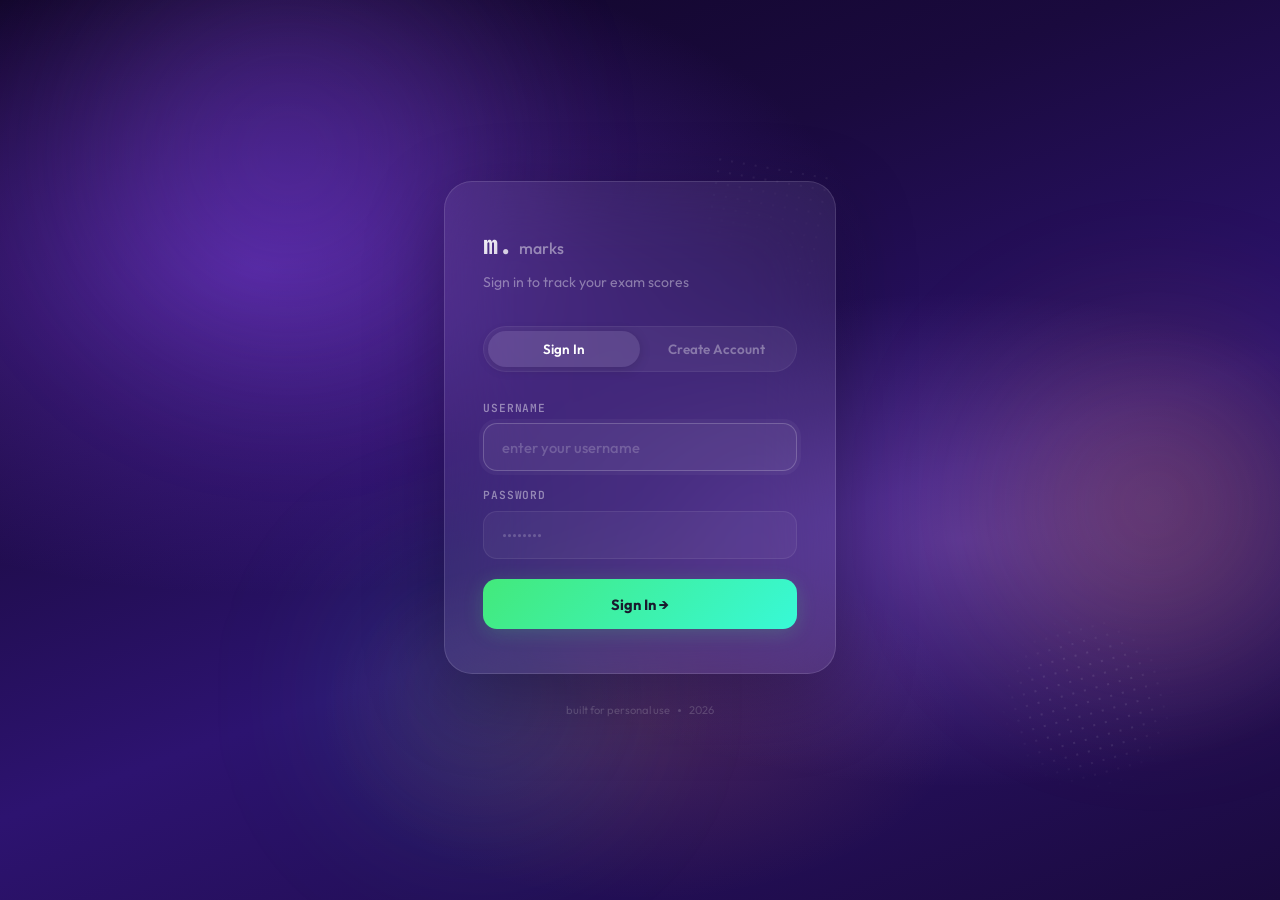
<file: login.html>
<!DOCTYPE html>
<html lang="en">
<head>
    <meta charset="UTF-8">
    <meta name="viewport" content="width=device-width, initial-scale=1.0">
    <meta name="description" content="Sign in to your marks tracker.">
    <title>marks. — sign in</title>
    <link rel="preconnect" href="https://fonts.googleapis.com">
    <link rel="preconnect" href="https://fonts.gstatic.com" crossorigin>
    <link href="https://fonts.googleapis.com/css2?family=Outfit:wght@300;400;500;600;700;800;900&family=JetBrains+Mono:wght@400;500;600;700&display=swap" rel="stylesheet">
    <link rel="stylesheet" href="style.css">
    <style>
        body {
            display: flex;
            align-items: center;
            justify-content: center;
            min-height: 100vh;
        }

        .login-wrap {
            position: relative;
            z-index: 2;
            width: 100%;
            max-width: 440px;
            padding: 24px;
        }

        .login-card {
            border-radius: 28px;
            background: rgba(255,255,255,0.07);
            backdrop-filter: blur(40px);
            -webkit-backdrop-filter: blur(40px);
            border: 1px solid rgba(255,255,255,0.12);
            padding: 44px 38px;
            box-shadow: 0 24px 80px rgba(0,0,0,0.3);
            opacity: 0;
            transform: translateY(28px) scale(0.97);
            animation: loginIn 0.7s cubic-bezier(.16,1,.3,1) 0.15s forwards;
        }

        @keyframes loginIn {
            to { opacity: 1; transform: translateY(0) scale(1); }
        }

        .login-brand {
            display: flex;
            align-items: baseline;
            gap: 6px;
            margin-bottom: 8px;
        }

        .login-brand-m {
            font-family: 'JetBrains Mono', monospace;
            font-size: 1.6rem;
            font-weight: 800;
            background: linear-gradient(135deg, #fff, rgba(255,255,255,0.7));
            -webkit-background-clip: text;
            -webkit-text-fill-color: transparent;
            background-clip: text;
        }

        .login-brand-w {
            font-size: 1rem;
            font-weight: 500;
            color: rgba(255,255,255,0.45);
        }

        .login-subtitle {
            font-size: 0.88rem;
            color: rgba(255,255,255,0.4);
            margin-bottom: 32px;
            font-weight: 400;
        }

        /* Tabs */
        .login-tabs {
            display: flex;
            margin-bottom: 28px;
            background: rgba(255,255,255,0.05);
            border-radius: 100px;
            padding: 4px;
            border: 1px solid rgba(255,255,255,0.06);
        }

        .login-tab {
            flex: 1;
            padding: 10px 0;
            border: none;
            border-radius: 100px;
            background: transparent;
            color: rgba(255,255,255,0.35);
            font-family: 'Outfit', sans-serif;
            font-size: 0.84rem;
            font-weight: 600;
            cursor: pointer;
            transition: all 0.3s ease;
        }

        .login-tab.active {
            background: rgba(255,255,255,0.1);
            color: #fff;
            box-shadow: 0 2px 12px rgba(0,0,0,0.15);
        }

        .login-tab:hover:not(.active) { color: rgba(255,255,255,0.55); }

        /* Forms */
        .login-form {
            display: none;
            flex-direction: column;
            gap: 16px;
        }

        .login-form.active {
            display: flex;
            animation: formSlide 0.3s cubic-bezier(.16,1,.3,1);
        }

        @keyframes formSlide {
            from { opacity: 0; transform: translateX(12px); }
            to { opacity: 1; transform: translateX(0); }
        }

        .lf-group {
            display: flex;
            flex-direction: column;
            gap: 7px;
        }

        .lf-label {
            font-size: 0.7rem;
            font-weight: 600;
            color: rgba(255,255,255,0.45);
            text-transform: uppercase;
            letter-spacing: 0.08em;
            font-family: 'JetBrains Mono', monospace;
        }

        .lf-input {
            width: 100%;
            height: 48px;
            padding: 0 18px;
            border: 1px solid rgba(255,255,255,0.08);
            border-radius: 14px;
            background: rgba(255,255,255,0.04);
            color: #fff;
            font-family: 'Outfit', sans-serif;
            font-size: 0.92rem;
            font-weight: 500;
            outline: none;
            transition: all 0.3s ease;
        }

        .lf-input::placeholder {
            color: rgba(255,255,255,0.2);
        }

        .lf-input:focus {
            border-color: rgba(255,255,255,0.2);
            background: rgba(255,255,255,0.07);
            box-shadow: 0 0 0 4px rgba(255,255,255,0.04);
        }

        .login-submit {
            width: 100%;
            height: 50px;
            border: none;
            border-radius: 14px;
            background: linear-gradient(135deg, #43e97b 0%, #38f9d7 100%);
            color: #1a1a2e;
            font-family: 'Outfit', sans-serif;
            font-size: 0.92rem;
            font-weight: 700;
            cursor: pointer;
            margin-top: 4px;
            transition: all 0.3s ease;
            box-shadow: 0 4px 20px rgba(67, 233, 123, 0.2);
        }

        .login-submit:hover {
            transform: translateY(-2px);
            box-shadow: 0 8px 30px rgba(67, 233, 123, 0.3);
        }

        .login-submit:active { transform: scale(0.98); }

        /* Error */
        .login-error {
            display: none;
            padding: 11px 16px;
            border-radius: 12px;
            background: rgba(255,82,82,0.1);
            border: 1px solid rgba(255,82,82,0.15);
            color: #ff6b6b;
            font-size: 0.8rem;
            font-weight: 600;
            text-align: center;
        }

        .login-error.show {
            display: block;
            animation: errIn 0.3s ease;
        }

        @keyframes errIn {
            from { opacity: 0; transform: scale(0.95); }
        }

        .login-footer {
            text-align: center;
            margin-top: 28px;
            font-size: 0.7rem;
            color: rgba(255,255,255,0.2);
            display: flex;
            align-items: center;
            justify-content: center;
            gap: 8px;
        }

        .login-footer-dot {
            width: 3px; height: 3px;
            border-radius: 50%;
            background: rgba(255,255,255,0.2);
        }

        @media (max-width: 480px) {
            .login-card { padding: 32px 24px; border-radius: 22px; }
            .login-wrap { padding: 16px; }
        }
    </style>
</head>
<body>
    <div class="bg-gradient"></div>
    <div class="blob blob-1"></div>
    <div class="blob blob-2"></div>
    <div class="blob blob-3"></div>
    <div class="dots-pattern dots-1"></div>
    <div class="dots-pattern dots-2"></div>

    <div class="login-wrap">
        <div class="login-card">
            <div class="login-brand">
                <span class="login-brand-m">m.</span>
                <span class="login-brand-w">marks</span>
            </div>
            <p class="login-subtitle">Sign in to track your exam scores</p>

            <div class="login-tabs">
                <button class="login-tab active" data-tab="login" id="tabLogin">Sign In</button>
                <button class="login-tab" data-tab="signup" id="tabSignup">Create Account</button>
            </div>

            <div class="login-error" id="authError"></div>

            <form class="login-form active" id="loginForm" autocomplete="off">
                <div class="lf-group">
                    <label class="lf-label" for="loginUser">Username</label>
                    <input class="lf-input" type="text" id="loginUser" placeholder="enter your username" required>
                </div>
                <div class="lf-group">
                    <label class="lf-label" for="loginPass">Password</label>
                    <input class="lf-input" type="password" id="loginPass" placeholder="••••••••" required>
                </div>
                <button type="submit" class="login-submit">Sign In →</button>
            </form>

            <form class="login-form" id="signupForm" autocomplete="off">
                <div class="lf-group">
                    <label class="lf-label" for="signupName">Your Name</label>
                    <input class="lf-input" type="text" id="signupName" placeholder="e.g. Rahul" required>
                </div>
                <div class="lf-group">
                    <label class="lf-label" for="signupUser">Username</label>
                    <input class="lf-input" type="text" id="signupUser" placeholder="pick a username" required>
                </div>
                <div class="lf-group">
                    <label class="lf-label" for="signupPass">Password</label>
                    <input class="lf-input" type="password" id="signupPass" placeholder="at least 4 characters" required>
                </div>
                <button type="submit" class="login-submit">Create Account →</button>
            </form>
        </div>

        <div class="login-footer">
            <span>built for personal use</span>
            <span class="login-footer-dot"></span>
            <span>2026</span>
        </div>
    </div>

    <script src="auth.js"></script>
    <script>
        AUTH.redirectIfLoggedIn();
        document.body.classList.add('loaded');

        const tabs = document.querySelectorAll('.login-tab');
        const loginForm = document.getElementById('loginForm');
        const signupForm = document.getElementById('signupForm');
        const errorEl = document.getElementById('authError');

        function hideError() { errorEl.classList.remove('show'); errorEl.textContent = ''; }
        function showError(msg) { errorEl.textContent = msg; errorEl.classList.add('show'); }

        tabs.forEach(tab => {
            tab.addEventListener('click', () => {
                hideError();
                tabs.forEach(t => t.classList.remove('active'));
                tab.classList.add('active');
                if (tab.dataset.tab === 'login') {
                    loginForm.classList.add('active');
                    signupForm.classList.remove('active');
                } else {
                    signupForm.classList.add('active');
                    loginForm.classList.remove('active');
                }
            });
        });

        loginForm.addEventListener('submit', e => {
            e.preventDefault(); hideError();
            const result = AUTH.login(document.getElementById('loginUser').value, document.getElementById('loginPass').value);
            result.ok ? (window.location.href = 'index.html') : showError(result.error);
        });

        signupForm.addEventListener('submit', e => {
            e.preventDefault(); hideError();
            const result = AUTH.signup(
                document.getElementById('signupName').value,
                document.getElementById('signupUser').value,
                document.getElementById('signupPass').value
            );
            result.ok ? (window.location.href = 'index.html') : showError(result.error);
        });

        document.getElementById('loginUser').focus();
    </script>
</body>
</html>
</file>
<file: style.css>
/* =============================================
   marks. — exam tracker
   vibrant purple gradient design
   ============================================= */

*, *::before, *::after { margin: 0; padding: 0; box-sizing: border-box; }

:root {
    /* Purple gradient palette */
    --purple-deep: #1a0a3e;
    --purple-mid: #3b1d8e;
    --purple-light: #6c3fcf;
    --purple-soft: #a78bfa;
    --violet: #7c3aed;
    --pink: #c084fc;
    --orange: #fb923c;
    --orange-warm: #f59e0b;
    --teal: #34d399;
    --green-start: #43e97b;
    --green-end: #38f9d7;

    /* Glass */
    --glass: rgba(255,255,255,0.06);
    --glass-hover: rgba(255,255,255,0.1);
    --glass-border: rgba(255,255,255,0.1);
    --glass-border-hover: rgba(255,255,255,0.18);
    --glass-border-focus: rgba(255,255,255,0.25);

    /* Text */
    --text: #fff;
    --text-2: rgba(255,255,255,0.6);
    --text-3: rgba(255,255,255,0.3);

    /* Subject colors */
    --maths: #a78bfa;
    --physics: #34d399;
    --chem: #fb923c;
    --total-blue: #60a5fa;

    --r-sm: 10px;
    --r-md: 14px;
    --r-lg: 20px;
    --r-xl: 26px;
}

[data-theme="light"] {
    /* Soft frosted light palette */
    --purple-deep: #f3f4f6;
    --purple-mid: #e5e7eb;
    --purple-light: #d1d5db;
    --purple-soft: #a78bfa;
    --violet: #8b5cf6;
    --pink: #d946ef;
    --orange: #f97316;
    --orange-warm: #f59e0b;
    --teal: #10b981;
    --green-start: #34d399;
    --green-end: #059669;

    /* Glass for light mode */
    --glass: rgba(0,0,0,0.03);
    --glass-hover: rgba(0,0,0,0.06);
    --glass-border: rgba(0,0,0,0.06);
    --glass-border-hover: rgba(0,0,0,0.12);
    --glass-border-focus: rgba(0,0,0,0.18);

    /* Text */
    --text: #111827;
    --text-2: rgba(17,24,39,0.7);
    --text-3: rgba(17,24,39,0.45);
}

html {
    /* smooth scroll handled by JS lerp engine */
    scrollbar-width: thin;
    scrollbar-color: rgba(255,255,255,0.08) transparent;
}

body {
    font-family: 'Outfit', system-ui, -apple-system, sans-serif;
    background: var(--purple-deep);
    color: var(--text);
    min-height: 100vh;
    overflow-x: hidden;
    -webkit-font-smoothing: antialiased;
    line-height: 1.5;
    position: relative;
    /* page entrance */
    opacity: 0;
    transition: opacity 0.6s cubic-bezier(.16,1,.3,1);
}

body.loaded {
    opacity: 1;
}

::selection { background: rgba(167,139,250,0.35); color: #fff; }

/* =============================================
   Background — gradient + blobs + dots
   ============================================= */
.bg-gradient {
    position: fixed;
    inset: 0;
    z-index: 0;
    background:
        radial-gradient(ellipse 80% 60% at 20% 30%, rgba(124,58,237,0.5) 0%, transparent 60%),
        radial-gradient(ellipse 70% 50% at 75% 60%, rgba(192,132,252,0.3) 0%, transparent 55%),
        radial-gradient(ellipse 50% 40% at 50% 80%, rgba(251,146,60,0.15) 0%, transparent 50%),
        linear-gradient(160deg, #0f0525 0%, #1a0a3e 30%, #2d1370 60%, #1a0a3e 100%);
}

/* Fluid blobs */
.blob {
    position: fixed;
    border-radius: 50%;
    filter: blur(80px);
    opacity: 0.6;
    pointer-events: none;
    z-index: 0;
    animation: blobDrift 18s ease-in-out infinite;
    will-change: transform;
    contain: layout style;
}

.blob-1 {
    width: 450px; height: 450px;
    background: radial-gradient(circle, rgba(124,58,237,0.6), rgba(192,132,252,0.2) 60%, transparent 80%);
    top: -8%; left: 5%;
    animation-delay: 0s;
}

.blob-2 {
    width: 380px; height: 380px;
    background: radial-gradient(circle, rgba(251,146,60,0.45), rgba(245,158,11,0.15) 60%, transparent 80%);
    top: 35%; right: -5%;
    animation-delay: -6s;
}

.blob-3 {
    width: 320px; height: 320px;
    background: radial-gradient(circle, rgba(52,211,153,0.3), rgba(56,249,215,0.1) 60%, transparent 80%);
    bottom: 5%; left: 25%;
    animation-delay: -12s;
}

@keyframes blobDrift {
    0%, 100% { transform: translate3d(0, 0, 0) scale(1); }
    25% { transform: translate3d(25px, -35px, 0) scale(1.06); }
    50% { transform: translate3d(-15px, 20px, 0) scale(0.94); }
    75% { transform: translate3d(20px, 25px, 0) scale(1.03); }
}

/* Dot pattern */
.dots-pattern {
    position: fixed;
    pointer-events: none;
    z-index: 1;
    width: 180px; height: 180px;
    opacity: 0.12;
    background-image: radial-gradient(circle, rgba(255,255,255,0.7) 1px, transparent 1px);
    background-size: 12px 12px;
}

.dots-1 {
    bottom: 12%; right: 8%;
    transform: rotate(-15deg);
    border-radius: 50%;
    mask-image: radial-gradient(ellipse, black 40%, transparent 70%);
    -webkit-mask-image: radial-gradient(ellipse, black 40%, transparent 70%);
}

.dots-2 {
    top: 18%; left: 55%;
    width: 120px; height: 120px;
    opacity: 0.08;
    transform: rotate(10deg);
}

/* Scrollbar */
::-webkit-scrollbar { width: 6px; }
::-webkit-scrollbar-track { background: transparent; }
::-webkit-scrollbar-thumb { background: rgba(255,255,255,0.1); border-radius: 6px; }
::-webkit-scrollbar-thumb:hover { background: rgba(255,255,255,0.2); }

/* =============================================
   Topbar
   ============================================= */
.topbar {
    position: sticky;
    top: 0;
    z-index: 100;
    padding: 0 28px;
    backdrop-filter: blur(24px) saturate(1.5);
    -webkit-backdrop-filter: blur(24px) saturate(1.5);
    background: rgba(26,10,62,0.6);
    border-bottom: 1px solid rgba(255,255,255,0.06);
    transition: background 0.4s ease;
}

.topbar.scrolled {
    background: rgba(26,10,62,0.85);
}

.topbar-inner {
    max-width: 1100px;
    margin: 0 auto;
    height: 60px;
    display: flex;
    align-items: center;
    justify-content: space-between;
}

.brand {
    text-decoration: none;
    display: flex;
    align-items: baseline;
    gap: 5px;
    transition: opacity 0.3s ease;
}

.brand:hover { opacity: 0.75; }

.brand-mark {
    font-family: 'JetBrains Mono', monospace;
    font-size: 1.4rem;
    font-weight: 800;
    background: linear-gradient(135deg, var(--purple-soft), var(--teal));
    -webkit-background-clip: text;
    -webkit-text-fill-color: transparent;
    background-clip: text;
}

.brand-word {
    font-size: 0.9rem;
    font-weight: 500;
    color: var(--text-3);
    letter-spacing: 0.04em;
}

.topbar-right {
    display: flex;
    align-items: center;
    gap: 8px;
}

.avg-chip {
    display: flex;
    align-items: center;
    gap: 8px;
    padding: 7px 16px;
    border-radius: 100px;
    background: var(--glass);
    border: 1px solid var(--glass-border);
    font-family: 'JetBrains Mono', monospace;
}

.avg-label {
    font-size: 0.6rem;
    text-transform: uppercase;
    letter-spacing: 0.1em;
    color: var(--text-3);
    font-weight: 600;
}

.avg-value {
    font-size: 0.85rem;
    font-weight: 700;
    background: linear-gradient(135deg, var(--green-start), var(--green-end));
    -webkit-background-clip: text;
    -webkit-text-fill-color: transparent;
    background-clip: text;
}

/* User chip */
.user-chip {
    display: flex;
    align-items: center;
    gap: 8px;
    padding: 5px 14px 5px 5px;
    border-radius: 100px;
    background: var(--glass);
    border: 1px solid var(--glass-border);
}

.user-avatar {
    width: 28px;
    height: 28px;
    border-radius: 50%;
    background: linear-gradient(135deg, var(--violet), var(--orange));
    display: flex;
    align-items: center;
    justify-content: center;
    font-size: 0.72rem;
    font-weight: 800;
    color: #fff;
}

.user-name {
    font-size: 0.8rem;
    font-weight: 600;
    color: var(--text);
}

/* Icon buttons */
.icon-btn {
    width: 38px; height: 38px;
    border-radius: 12px;
    background: transparent;
    border: 1px solid transparent;
    color: var(--text-2);
    display: flex;
    align-items: center;
    justify-content: center;
    cursor: pointer;
    transition: all 0.25s ease;
}

.icon-btn:hover {
    background: var(--glass-hover);
    border-color: var(--glass-border);
    color: var(--text);
}

.icon-btn.logout-btn:hover {
    border-color: rgba(255,100,100,0.3);
    background: rgba(255,100,100,0.1);
    color: #ff6b6b;
}

.icon-btn.clear-btn:hover {
    border-color: rgba(255,100,100,0.3);
    background: rgba(255,100,100,0.1);
    color: #ff6b6b;
}

/* =============================================
   Page
   ============================================= */
.page {
    position: relative;
    z-index: 2;
    max-width: 1100px;
    margin: 0 auto;
    padding: 0 28px;
}

/* =============================================
   Hero
   ============================================= */
.hero {
    padding: 72px 0 56px;
}

.hero-badge {
    display: inline-block;
    font-size: 0.78rem;
    font-weight: 600;
    letter-spacing: 0.04em;
    color: rgba(255,255,255,0.7);
    background: var(--glass);
    backdrop-filter: blur(20px);
    padding: 8px 18px;
    border-radius: 100px;
    margin-bottom: 24px;
    border: 1px solid var(--glass-border);
}

.hero-title {
    font-size: clamp(2.2rem, 5.5vw, 3.6rem);
    font-weight: 800;
    letter-spacing: -0.04em;
    line-height: 1.1;
    margin-bottom: 18px;
}

.hero-name {
    color: var(--purple-soft);
}

.hero-gradient {
    background: linear-gradient(135deg, #fff 0%, rgba(255,255,255,0.5) 100%);
    -webkit-background-clip: text;
    -webkit-text-fill-color: transparent;
    background-clip: text;
}

.hero-desc {
    font-size: 1rem;
    color: var(--text-2);
    line-height: 1.7;
    max-width: 520px;
    margin-bottom: 28px;
    font-weight: 400;
}

.hero-pills {
    display: flex;
    flex-wrap: wrap;
    gap: 10px;
}

.pill {
    display: flex;
    align-items: center;
    gap: 8px;
    padding: 8px 18px;
    border-radius: 100px;
    font-size: 0.82rem;
    font-weight: 600;
    border: 1px solid var(--glass-border);
    background: rgba(26,10,62,0.7);
    transition: all 0.3s ease;
    color: var(--text);
}

.pill:hover {
    border-color: var(--glass-border-hover);
    transform: translateY(-2px);
    box-shadow: 0 8px 24px rgba(0,0,0,0.2);
}

.pill-dot {
    width: 8px; height: 8px;
    border-radius: 50%;
}

.pill-maths .pill-dot { background: var(--maths); box-shadow: 0 0 8px rgba(167,139,250,0.4); }
.pill-physics .pill-dot { background: var(--physics); box-shadow: 0 0 8px rgba(52,211,153,0.4); }
.pill-chem .pill-dot { background: var(--chem); box-shadow: 0 0 8px rgba(251,146,60,0.4); }

.pill-dim {
    color: var(--text-3);
    font-family: 'JetBrains Mono', monospace;
    font-size: 0.7rem;
    font-weight: 500;
}

/* =============================================
   Tab Bar
   ============================================= */
.tab-bar {
    display: flex;
    gap: 4px;
    padding: 4px;
    background: rgba(255,255,255,0.04);
    border-radius: 16px;
    border: 1px solid var(--glass-border);
    margin-bottom: 28px;
    max-width: 520px;
}

.tab {
    flex: 1;
    display: flex;
    align-items: center;
    justify-content: center;
    gap: 7px;
    padding: 11px 16px;
    border-radius: 13px;
    border: none;
    background: transparent;
    color: var(--text-3);
    font-family: 'Outfit', sans-serif;
    font-size: 0.84rem;
    font-weight: 600;
    cursor: pointer;
    transition: all 0.3s ease;
    white-space: nowrap;
}

.tab svg { opacity: 0.5; transition: opacity 0.3s; }

.tab:hover {
    color: var(--text-2);
    background: rgba(255,255,255,0.03);
}

.tab:hover svg { opacity: 0.7; }

.tab.active {
    background: rgba(255,255,255,0.08);
    color: var(--text);
    box-shadow: 0 2px 12px rgba(0,0,0,0.15);
}

.tab.active svg { opacity: 1; }

/* Tab content */
.tab-content {
    display: none;
    padding-bottom: 40px;
    animation: tabFade 0.35s cubic-bezier(.16,1,.3,1);
}

.tab-content.active {
    display: block;
}

@keyframes tabFade {
    from { opacity: 0; transform: translateY(10px); }
    to { opacity: 1; transform: translateY(0); }
}

/* Slip test header */
.slip-header {
    display: flex;
    align-items: center;
    justify-content: space-between;
    margin-bottom: 20px;
    flex-wrap: wrap;
    gap: 12px;
}

.slip-info {
    font-size: 0.82rem;
    color: var(--text-2);
    font-weight: 500;
}

.add-week-btn {
    display: flex;
    align-items: center;
    gap: 7px;
    padding: 10px 22px;
    border-radius: 100px;
    border: none;
    background: linear-gradient(135deg, #43e97b, #38f9d7);
    color: #1a1a2e;
    font-family: 'Outfit', sans-serif;
    font-size: 0.82rem;
    font-weight: 700;
    cursor: pointer;
    transition: all 0.3s ease;
    box-shadow: 0 4px 16px rgba(67,233,123,0.2);
}

.add-week-btn:hover {
    transform: translateY(-2px);
    box-shadow: 0 6px 24px rgba(67,233,123,0.3);
}

.add-week-btn:active { transform: scale(0.97); }

/* Slip grid — 3 columns for weekly cards */
.slip-grid {
    grid-template-columns: repeat(3, 1fr);
}

/* Slip empty state */
.slip-empty {
    display: none;
    text-align: center;
    padding: 56px 24px;
    border-radius: var(--r-xl);
    background: rgba(255,255,255,0.025);
    border: 1px dashed rgba(255,255,255,0.1);
    color: var(--text-2);
    font-size: 0.95rem;
    font-weight: 600;
}

.slip-empty.show { display: block; }

.slip-empty-sub {
    font-size: 0.8rem;
    color: var(--text-3);
    font-weight: 400;
    margin-top: 6px;
}

/* Week remove button in card header */
.week-remove {
    width: 30px; height: 30px;
    border-radius: 8px;
    border: 1px solid var(--glass-border);
    background: transparent;
    color: var(--text-3);
    display: flex;
    align-items: center;
    justify-content: center;
    cursor: pointer;
    transition: all 0.25s ease;
}

.week-remove:hover {
    background: rgba(255,100,100,0.12);
    border-color: rgba(255,100,100,0.25);
    color: #ff6b6b;
}

/* =============================================
   Cards
   ============================================= */

.cards-grid {
    display: grid;
    grid-template-columns: repeat(2, 1fr);
    gap: 22px;
}

/* Exam Card */
.exam-card {
    position: relative;
    border-radius: var(--r-xl);
    background: rgba(20,10,50,0.85);
    border: 1px solid var(--glass-border);
    overflow: hidden;
    box-shadow: 0 12px 40px rgba(0,0,0,0.2);
    transition: transform 0.5s cubic-bezier(.16,1,.3,1), border-color 0.4s ease, box-shadow 0.4s ease;
    contain: layout style paint;

    /* scroll reveal */
    opacity: 0;
    transform: translateY(44px);
}

.exam-card.visible {
    opacity: 1;
    transform: translateY(0);
    transition: opacity 0.7s cubic-bezier(.16,1,.3,1), transform 0.7s cubic-bezier(.16,1,.3,1), border-color 0.4s ease, box-shadow 0.4s ease;
}

.exam-card:hover {
    border-color: var(--glass-border-hover);
    transform: translateY(-5px);
    box-shadow: 0 20px 60px rgba(0,0,0,0.3), 0 0 40px rgba(124,58,237,0.08);
}

/* Card accent top line */
.card-accent {
    height: 3px;
    width: 100%;
}

.exam-card[data-exam="term1"] .card-accent { background: linear-gradient(90deg, var(--maths), transparent 80%); }
.exam-card[data-exam="term2"] .card-accent { background: linear-gradient(90deg, var(--physics), transparent 80%); }
.exam-card[data-exam="gt1"] .card-accent   { background: linear-gradient(90deg, var(--chem), transparent 80%); }
.exam-card[data-exam="gt2"] .card-accent   { background: linear-gradient(90deg, var(--total-blue), transparent 80%); }

.card-inner { padding: 26px; }

.card-top {
    display: flex;
    align-items: flex-start;
    justify-content: space-between;
    margin-bottom: 20px;
}

.card-label {
    display: flex;
    align-items: center;
    gap: 12px;
}

.card-tag {
    font-family: 'JetBrains Mono', monospace;
    font-size: 0.65rem;
    font-weight: 700;
    letter-spacing: 0.05em;
    padding: 5px 12px;
    border-radius: var(--r-sm);
    color: #fff;
}

.exam-card[data-exam="term1"] .card-tag { background: linear-gradient(135deg, var(--violet), var(--maths)); }
.exam-card[data-exam="term2"] .card-tag { background: linear-gradient(135deg, #059669, var(--physics)); }
.exam-card[data-exam="gt1"] .card-tag   { background: linear-gradient(135deg, #ea580c, var(--chem)); }
.exam-card[data-exam="gt2"] .card-tag   { background: linear-gradient(135deg, #2563eb, var(--total-blue)); }

.card-name {
    font-size: 1.1rem;
    font-weight: 700;
    letter-spacing: -0.02em;
}

.card-sub {
    font-size: 0.72rem;
    color: var(--text-3);
    margin-top: 2px;
}

.card-pct {
    font-size: 1.6rem;
    font-weight: 800;
    font-family: 'JetBrains Mono', monospace;
    letter-spacing: -0.04em;
    color: var(--text);
    text-align: right;
    display: flex;
    align-items: center;
    gap: 12px;
}

.grade-badge {
    font-size: 0.85rem;
    font-weight: 700;
    font-family: 'Outfit', sans-serif;
    padding: 2px 10px;
    border-radius: 8px;
    background: rgba(255,255,255,0.1);
    color: var(--text);
    border: 1px solid var(--glass-border);
}

.card-pct.empty { color: var(--text-3); }
.card-pct.empty .grade-badge { display: none; }

.exam-card[data-exam="term1"] .card-pct { color: var(--maths); }
.exam-card[data-exam="term2"] .card-pct { color: var(--physics); }
.exam-card[data-exam="gt1"] .card-pct   { color: var(--chem); }
.exam-card[data-exam="gt2"] .card-pct   { color: var(--total-blue); }

/* Progress */
.card-progress {
    height: 4px;
    background: rgba(255,255,255,0.04);
    border-radius: 4px;
    margin-bottom: 22px;
    overflow: hidden;
}

.card-bar {
    height: 100%;
    width: 0%;
    border-radius: 4px;
    transition: width 1s cubic-bezier(.16,1,.3,1);
}

.exam-card[data-exam="term1"] .card-bar { background: linear-gradient(90deg, var(--violet), var(--maths)); }
.exam-card[data-exam="term2"] .card-bar { background: linear-gradient(90deg, #059669, var(--physics)); }
.exam-card[data-exam="gt1"] .card-bar   { background: linear-gradient(90deg, #ea580c, var(--chem)); }
.exam-card[data-exam="gt2"] .card-bar   { background: linear-gradient(90deg, #2563eb, var(--total-blue)); }

/* Subject rows */
.card-subjects {
    display: flex;
    flex-direction: column;
    gap: 8px;
}

.subject-row {
    display: flex;
    align-items: center;
    gap: 12px;
    padding: 11px 14px;
    border-radius: var(--r-md);
    background: rgba(255,255,255,0.025);
    border: 1px solid transparent;
    transition: all 0.3s ease;
}

.subject-row:hover {
    background: rgba(255,255,255,0.05);
}

.subject-row:focus-within {
    border-color: var(--glass-border-focus);
    background: rgba(255,255,255,0.06);
}

.subject-bar {
    width: 3px;
    height: 30px;
    border-radius: 3px;
    flex-shrink: 0;
}

.subject-row.maths .subject-bar { background: var(--maths); }
.subject-row.physics .subject-bar { background: var(--physics); }
.subject-row.chemistry .subject-bar { background: var(--chem); }

.subject-details { flex: 1; min-width: 0; }

.subject-title {
    font-size: 0.84rem;
    font-weight: 600;
}

.subject-cap {
    font-family: 'JetBrains Mono', monospace;
    font-size: 0.62rem;
    color: var(--text-3);
    margin-top: 1px;
}

.mark-field {
    width: 68px;
    height: 38px;
    padding: 0 10px;
    border: 1px solid var(--glass-border);
    border-radius: var(--r-sm);
    background: rgba(255,255,255,0.03);
    color: var(--text);
    font-family: 'JetBrains Mono', monospace;
    font-size: 0.9rem;
    font-weight: 600;
    text-align: center;
    outline: none;
    transition: all 0.25s ease;
    -moz-appearance: textfield;
}

.mark-field::-webkit-outer-spin-button,
.mark-field::-webkit-inner-spin-button {
    -webkit-appearance: none;
    margin: 0;
}

.mark-field::placeholder {
    color: var(--text-3);
    font-weight: 500;
}

.mark-field:focus {
    border-color: var(--glass-border-focus);
    background: rgba(255,255,255,0.06);
}

.subject-row.maths .mark-field:focus { border-color: var(--maths); box-shadow: 0 0 0 3px rgba(167,139,250,0.15); }
.subject-row.physics .mark-field:focus { border-color: var(--physics); box-shadow: 0 0 0 3px rgba(52,211,153,0.15); }
.subject-row.chemistry .mark-field:focus { border-color: var(--chem); box-shadow: 0 0 0 3px rgba(251,146,60,0.15); }

.mark-field.shake {
    animation: fieldShake 0.35s ease;
    border-color: #ff6b6b !important;
    box-shadow: 0 0 0 3px rgba(255,107,107,0.12) !important;
}

@keyframes fieldShake {
    0%, 100% { transform: translateX(0); }
    20% { transform: translateX(-3px); }
    40% { transform: translateX(3px); }
    60% { transform: translateX(-2px); }
    80% { transform: translateX(2px); }
}

/* Total row */
.total-row {
    display: flex;
    align-items: center;
    justify-content: space-between;
    padding: 12px 14px;
    border-radius: var(--r-md);
    background: rgba(96,165,250,0.06);
    border: 1px solid rgba(96,165,250,0.1);
    margin-top: 4px;
}

.total-left {
    display: flex;
    align-items: center;
    gap: 10px;
    font-size: 0.82rem;
    font-weight: 700;
    color: var(--total-blue);
}

.total-icon {
    width: 24px; height: 24px;
    border-radius: 7px;
    background: linear-gradient(135deg, #2563eb, var(--total-blue));
    display: flex;
    align-items: center;
    justify-content: center;
    color: #fff;
}

.total-right {
    font-family: 'JetBrains Mono', monospace;
    font-size: 0.92rem;
    font-weight: 700;
}

.total-right .dim {
    color: var(--text-3);
    font-weight: 500;
}

/* =============================================
   Summary
   ============================================= */
.summary-section { padding-bottom: 40px; }

.summary-section.reveal {
    opacity: 0;
    transform: translateY(30px);
    transition: opacity 0.7s cubic-bezier(.16,1,.3,1), transform 0.7s cubic-bezier(.16,1,.3,1);
}

.summary-section.reveal.visible {
    opacity: 1;
    transform: translateY(0);
}

.summary-header { margin-bottom: 24px; }

.section-tag {
    display: inline-block;
    font-size: 0.72rem;
    font-weight: 600;
    letter-spacing: 0.06em;
    text-transform: uppercase;
    color: var(--text-3);
    margin-bottom: 6px;
}

.section-heading {
    font-size: 1.6rem;
    font-weight: 700;
    letter-spacing: -0.02em;
}

.summary-header-left {
    display: flex;
    flex-direction: column;
    gap: 8px;
}

/* Goal Widget */
.goal-widget {
    background: rgba(0,0,0,0.2);
    border: 1px solid var(--glass-border);
    padding: 12px 16px;
    border-radius: 14px;
    display: flex;
    flex-direction: column;
    gap: 6px;
    min-width: 180px;
}

[data-theme="light"] .goal-widget { background: rgba(255,255,255,0.5); }

.goal-label {
    font-size: 0.75rem;
    font-weight: 600;
    color: var(--text-2);
    text-transform: uppercase;
    letter-spacing: 0.05em;
}

.goal-input-wrapper {
    display: flex;
    align-items: center;
    gap: 4px;
}

.goal-input {
    background: transparent;
    border: none;
    color: var(--text);
    font-family: 'JetBrains Mono', monospace;
    font-size: 1.2rem;
    font-weight: 700;
    width: 40px;
    outline: none;
}

.goal-input::placeholder { color: var(--text-3); }
.goal-pct-sign { color: var(--text-2); font-weight: 700; }

.goal-status {
    font-size: 0.75rem;
    color: var(--green-start);
    font-weight: 600;
}

/* Trend Graph Container */
.chart-container {
    width: 100%;
    height: 280px;
    background: rgba(20,10,50,0.5);
    border: 1px solid var(--glass-border);
    border-radius: var(--r-xl);
    padding: 20px;
    margin-bottom: 32px;
}

[data-theme="light"] .chart-container { background: rgba(255,255,255,0.7); }

.summary-grid {
    display: grid;
    grid-template-columns: repeat(3, 1fr);
    gap: 18px;
}

.summary-card {
    border-radius: var(--r-lg);
    padding: 24px;
    background: rgba(20,10,50,0.8);
    border: 1px solid var(--glass-border);
    transition: all 0.35s ease;
    contain: layout style paint;

    opacity: 0;
    transform: translateY(24px);
}

.summary-card.visible {
    opacity: 1;
    transform: translateY(0);
    transition: opacity 0.6s cubic-bezier(.16,1,.3,1), transform 0.6s cubic-bezier(.16,1,.3,1), border-color 0.3s ease;
}

.summary-card:hover {
    border-color: var(--glass-border-hover);
    transform: translateY(-3px);
    box-shadow: 0 12px 36px rgba(0,0,0,0.2);
}

.summary-card-top {
    display: flex;
    align-items: center;
    gap: 9px;
    margin-bottom: 18px;
}

.s-dot {
    width: 9px; height: 9px;
    border-radius: 50%;
}

.summary-card.maths .s-dot { background: var(--maths); box-shadow: 0 0 8px rgba(167,139,250,0.35); }
.summary-card.physics .s-dot { background: var(--physics); box-shadow: 0 0 8px rgba(52,211,153,0.35); }
.summary-card.chemistry .s-dot { background: var(--chem); box-shadow: 0 0 8px rgba(251,146,60,0.35); }

.s-title {
    font-size: 0.92rem;
    font-weight: 700;
}

.s-rows {
    display: flex;
    flex-direction: column;
    gap: 9px;
}

.s-row {
    display: flex;
    justify-content: space-between;
    align-items: center;
    font-size: 0.78rem;
}

.s-row-label { color: var(--text-2); font-weight: 500; }

.s-row-value {
    font-family: 'JetBrains Mono', monospace;
    font-weight: 600;
    font-size: 0.76rem;
}

.s-row-value .dim, .dim { color: var(--text-3); font-weight: 400; }

.s-divider {
    height: 1px;
    background: var(--glass-border);
    margin: 8px 0;
}

.s-avg-row {
    display: flex;
    justify-content: space-between;
    align-items: center;
}

.s-avg-label {
    font-size: 0.76rem;
    color: var(--text-2);
    font-weight: 600;
}

.s-avg-value {
    font-family: 'JetBrains Mono', monospace;
    font-size: 1.05rem;
    font-weight: 700;
}

.summary-card.maths .s-avg-value { color: var(--maths); }
.summary-card.physics .s-avg-value { color: var(--physics); }
.summary-card.chemistry .s-avg-value { color: var(--chem); }

/* =============================================
   Add Subject Pill Button
   ============================================= */
.pill-add {
    display: flex;
    align-items: center;
    gap: 6px;
    padding: 8px 18px;
    border-radius: 100px;
    font-size: 0.82rem;
    font-weight: 600;
    border: 1px dashed rgba(255,255,255,0.15);
    background: transparent;
    color: var(--text-2);
    cursor: pointer;
    font-family: inherit;
    transition: all 0.3s ease;
}

.pill-add:hover {
    border-color: rgba(255,255,255,0.3);
    background: var(--glass);
    color: var(--text);
    transform: translateY(-2px);
}

.pill-add svg { opacity: 0.6; transition: opacity 0.3s; }
.pill-add:hover svg { opacity: 1; }

/* Remove button on pills */
.pill-remove {
    display: flex;
    align-items: center;
    justify-content: center;
    width: 16px; height: 16px;
    border-radius: 50%;
    border: none;
    background: rgba(255,255,255,0.1);
    color: var(--text-3);
    cursor: pointer;
    font-size: 0;
    margin-left: 4px;
    transition: all 0.25s ease;
    padding: 0;
}

.pill-remove:hover {
    background: rgba(255,100,100,0.25);
    color: #ff6b6b;
}

/* Remove button on subject rows */
.subject-remove {
    display: flex;
    align-items: center;
    justify-content: center;
    width: 28px; height: 28px;
    border-radius: 8px;
    border: none;
    background: transparent;
    color: var(--text-3);
    cursor: pointer;
    transition: all 0.25s ease;
    flex-shrink: 0;
    padding: 0;
}

.subject-remove:hover {
    background: rgba(255,100,100,0.12);
    color: #ff6b6b;
}

/* Dynamic subject colors */
.subject-row.custom .subject-bar { background: var(--purple-soft); }
.subject-row.custom .mark-field:focus { border-color: var(--purple-soft); box-shadow: 0 0 0 3px rgba(167,139,250,0.15); }

/* =============================================
   Modal
   ============================================= */
.modal-overlay {
    position: fixed;
    inset: 0;
    z-index: 1000;
    background: rgba(0,0,0,0.5);
    backdrop-filter: blur(8px);
    -webkit-backdrop-filter: blur(8px);
    display: flex;
    align-items: center;
    justify-content: center;
    padding: 24px;
    opacity: 0;
    pointer-events: none;
    transition: opacity 0.3s ease;
}

.modal-overlay.open {
    opacity: 1;
    pointer-events: auto;
}

.modal-card {
    width: 100%;
    max-width: 400px;
    border-radius: 22px;
    background: rgba(20,10,50,0.95);
    border: 1px solid var(--glass-border);
    padding: 32px;
    box-shadow: 0 24px 80px rgba(0,0,0,0.4);
    transform: translateY(20px) scale(0.96);
    transition: transform 0.35s cubic-bezier(.16,1,.3,1);
}

.modal-overlay.open .modal-card {
    transform: translateY(0) scale(1);
}

.modal-header {
    display: flex;
    align-items: center;
    justify-content: space-between;
    margin-bottom: 24px;
}

.modal-title {
    font-size: 1.15rem;
    font-weight: 700;
    letter-spacing: -0.02em;
}

.modal-close {
    width: 34px; height: 34px;
    border-radius: 10px;
    border: 1px solid var(--glass-border);
    background: var(--glass);
    color: var(--text-2);
    display: flex;
    align-items: center;
    justify-content: center;
    cursor: pointer;
    transition: all 0.25s ease;
}

.modal-close:hover {
    background: var(--glass-hover);
    color: var(--text);
}

.modal-field {
    display: flex;
    flex-direction: column;
    gap: 7px;
    margin-bottom: 16px;
}

.modal-label {
    font-size: 0.7rem;
    font-weight: 600;
    color: var(--text-2);
    text-transform: uppercase;
    letter-spacing: 0.08em;
    font-family: 'JetBrains Mono', monospace;
}

.modal-input {
    width: 100%;
    height: 46px;
    padding: 0 16px;
    border: 1px solid var(--glass-border);
    border-radius: 12px;
    background: rgba(255,255,255,0.04);
    color: var(--text);
    font-family: inherit;
    font-size: 0.9rem;
    font-weight: 500;
    outline: none;
    transition: all 0.25s ease;
    -moz-appearance: textfield;
}

.modal-input::-webkit-outer-spin-button,
.modal-input::-webkit-inner-spin-button {
    -webkit-appearance: none;
}

.modal-input::placeholder { color: var(--text-3); }

.modal-input:focus {
    border-color: var(--glass-border-focus);
    background: rgba(255,255,255,0.06);
    box-shadow: 0 0 0 3px rgba(167,139,250,0.12);
}

.modal-error {
    display: none;
    padding: 10px 14px;
    border-radius: 10px;
    background: rgba(255,82,82,0.1);
    border: 1px solid rgba(255,82,82,0.15);
    color: #ff6b6b;
    font-size: 0.78rem;
    font-weight: 600;
    text-align: center;
    margin-bottom: 12px;
}

.modal-error.show { display: block; }

.modal-submit {
    width: 100%;
    height: 48px;
    border: none;
    border-radius: 12px;
    background: linear-gradient(135deg, #43e97b, #38f9d7);
    color: #1a1a2e;
    font-family: inherit;
    font-size: 0.9rem;
    font-weight: 700;
    cursor: pointer;
    transition: all 0.3s ease;
    box-shadow: 0 4px 20px rgba(67,233,123,0.2);
}

.modal-submit:hover {
    transform: translateY(-2px);
    box-shadow: 0 8px 30px rgba(67,233,123,0.3);
}

.modal-submit:active { transform: scale(0.98); }

/* =============================================
   Footer
   ============================================= */
.site-footer {
    position: relative;
    z-index: 2;
    text-align: center;
    padding: 36px 0 24px;
    display: flex;
    align-items: center;
    justify-content: center;
    gap: 10px;
    font-size: 0.72rem;
    color: var(--text-3);
    font-weight: 500;
}

.footer-dot {
    width: 3px; height: 3px;
    border-radius: 50%;
    background: var(--text-3);
}

/* =============================================
   Responsive
   ============================================= */
@media (max-width: 860px) {
    .cards-grid { grid-template-columns: 1fr; }
    .slip-grid { grid-template-columns: repeat(2, 1fr); }
    .summary-grid { grid-template-columns: 1fr; }
    .hero { padding: 52px 0 40px; }
}

@media (max-width: 540px) {
    .page { padding: 0 16px; }
    .topbar { padding: 0 16px; }
    .hero-title { font-size: 1.9rem; }
    .hero-desc { font-size: 0.9rem; }
    .card-inner { padding: 20px; }
    .card-pct { font-size: 1.3rem; }
    .user-name { display: none; }
    .blob { opacity: 0.35; }
    .slip-grid { grid-template-columns: 1fr; }
}

/* Reduced motion — respect user preference */
@media (prefers-reduced-motion: reduce) {
    *, *::before, *::after {
        animation-duration: 0.01ms !important;
        transition-duration: 0.01ms !important;
    }
    .blob { display: none; }
}
</file>
